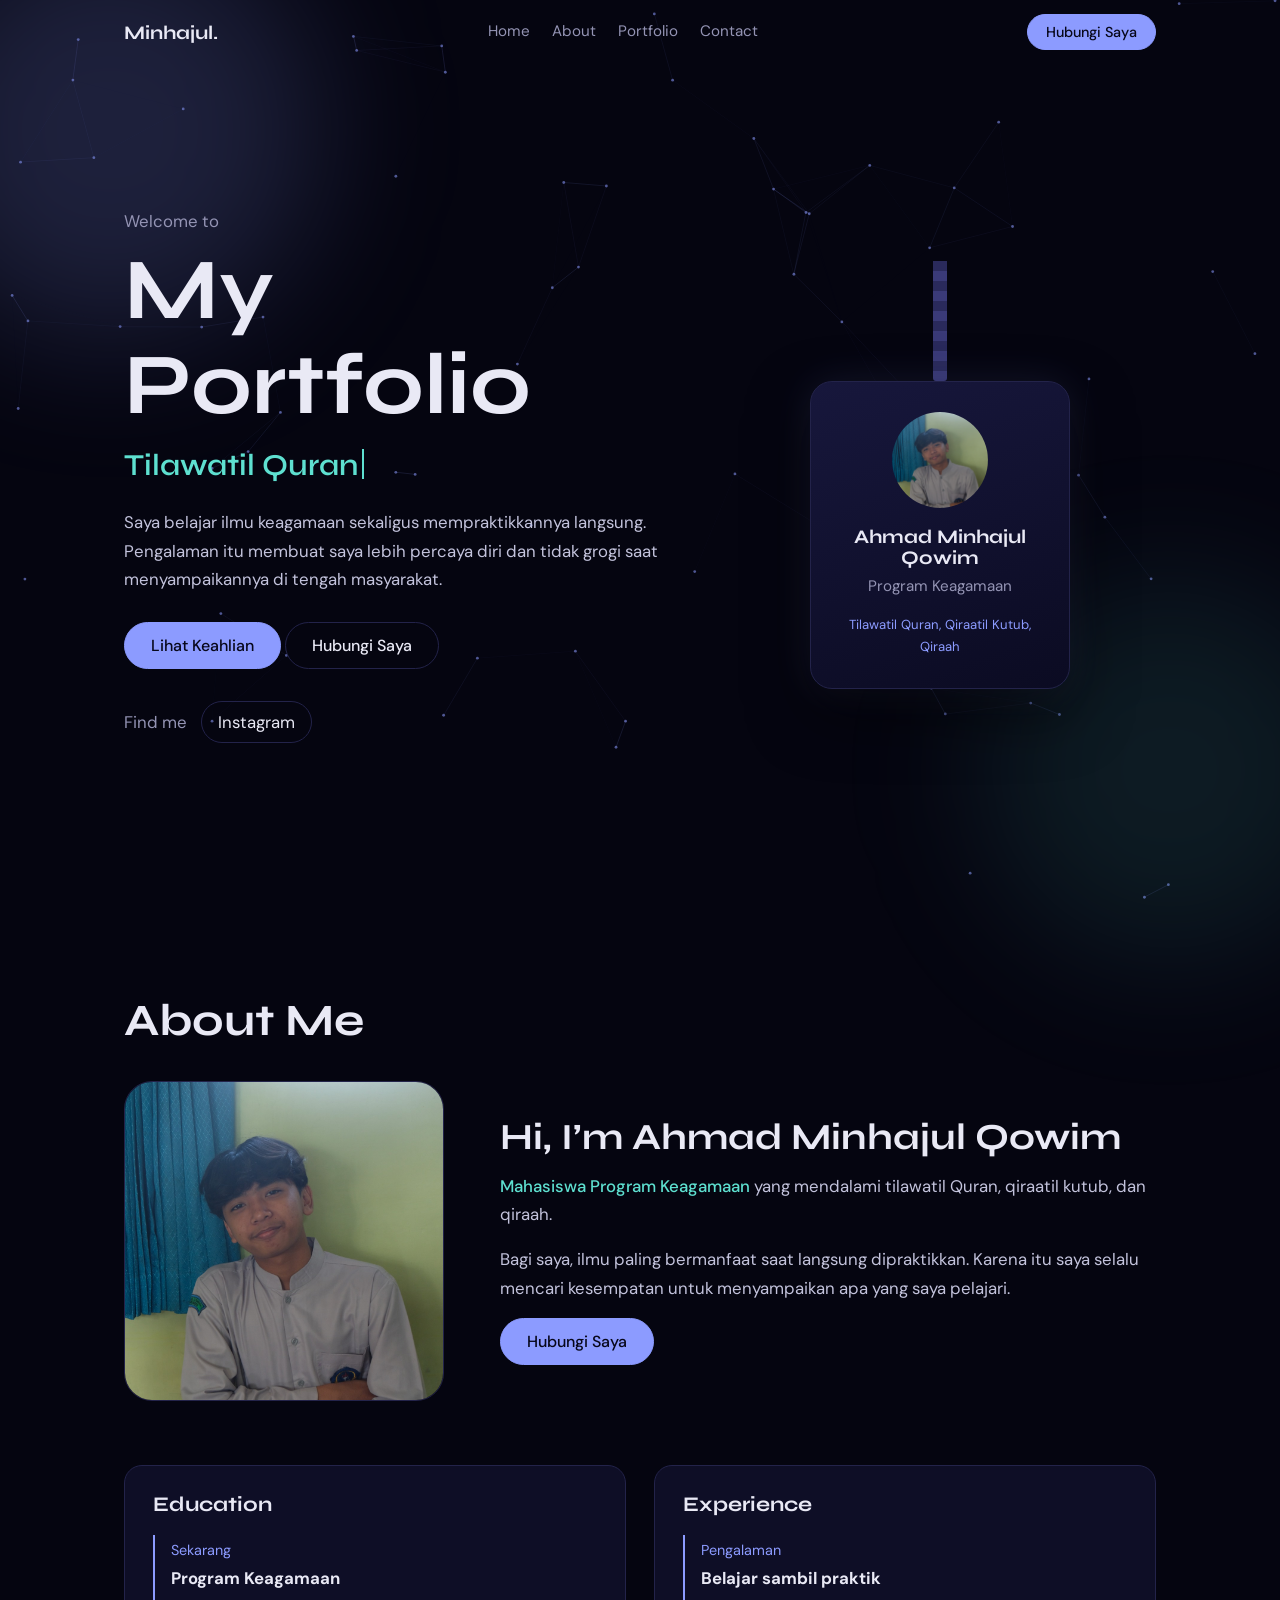
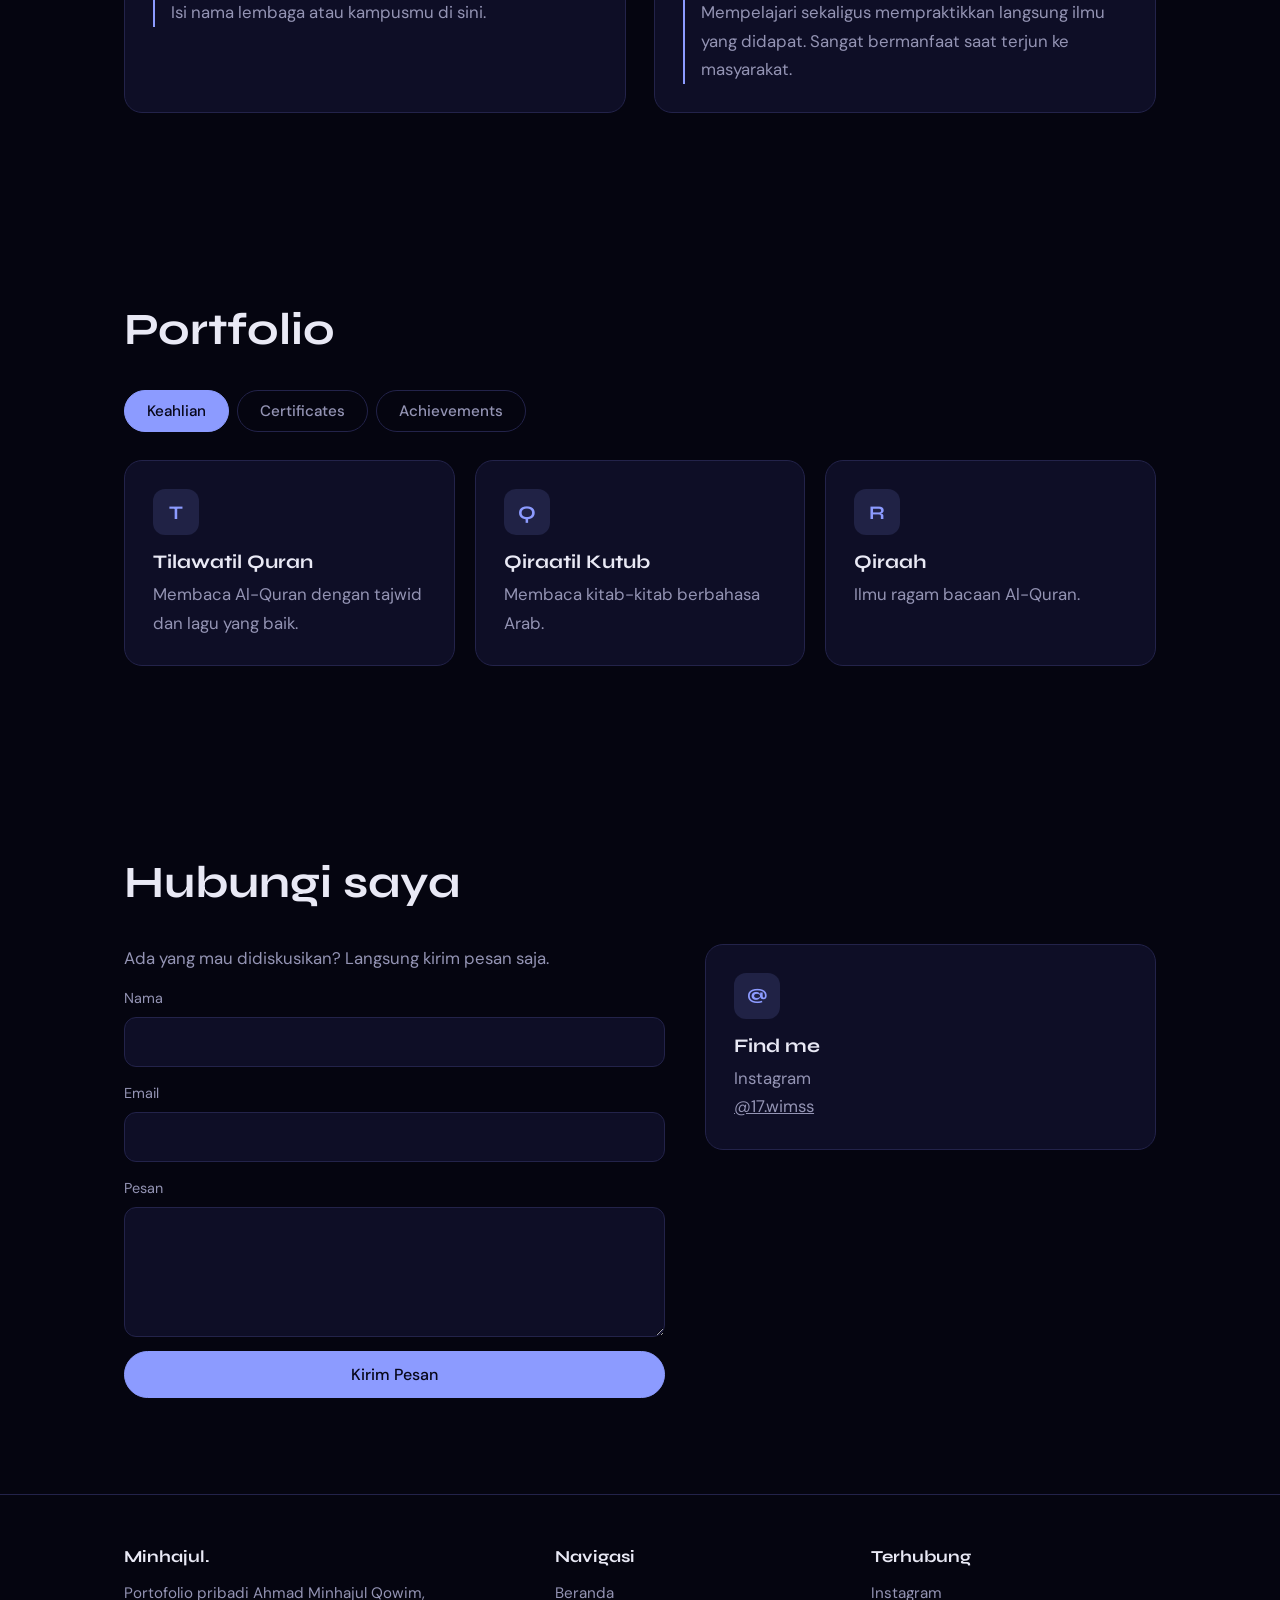
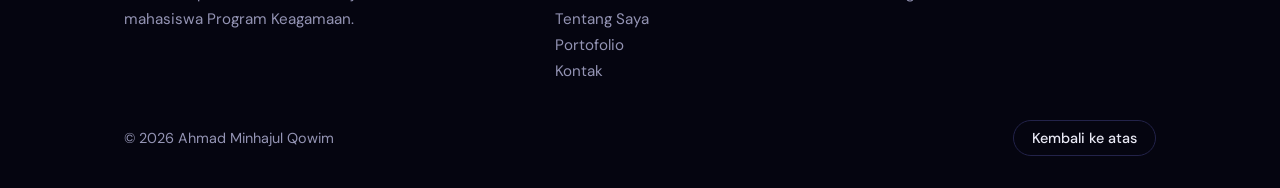
<file: index.html>
<!DOCTYPE html>
<html lang="id">
<head>
  <meta charset="utf-8">
  <meta name="viewport" content="width=device-width, initial-scale=1, viewport-fit=cover">
  <meta name="theme-color" content="#050510">
  <meta name="description" content="Portofolio Ahmad Minhajul Qowim, mahasiswa Program Keagamaan.">
  <title>Ahmad Minhajul Qowim | Portofolio</title>
  <link rel="preconnect" href="https://fonts.googleapis.com">
  <link href="https://fonts.googleapis.com/css2?family=Syne:wght@600;700&family=DM+Sans:wght@400;500&display=swap" rel="stylesheet">
  <link rel="stylesheet" href="assets/style.css">
</head>
<body>
  <canvas id="bg" aria-hidden="true"></canvas>
  <div class="orb o1"></div>
  <div class="orb o2"></div>
  <span class="meteor" style="left:70%;animation-delay:0s"></span>
  <span class="meteor" style="left:90%;animation-delay:2.5s"></span>
  <span class="meteor" style="left:50%;animation-delay:4.5s"></span>

  <header class="nav" id="nav">
    <div class="wrap bar">
      <a class="brand" href="#Home">Minhajul.</a>
      <nav class="links">
        <a href="#Home">Home</a>
        <a href="#About">About</a>
        <a href="#Portfolio">Portfolio</a>
        <a href="#Contact">Contact</a>
      </nav>
      <a class="btn sm" href="#Contact">Hubungi Saya</a>
    </div>
  </header>

  <main>
    <section id="Home" class="hero">
      <div class="wrap hgrid">
        <div>
          <p class="kick">Welcome to</p>
          <h1>My Portfolio</h1>
          <p class="typed"><span id="typed">Tilawatil Quran</span><i class="caret"></i></p>
          <p class="lead">Saya belajar ilmu keagamaan sekaligus mempraktikkannya langsung. Pengalaman itu membuat saya lebih percaya diri dan tidak grogi saat menyampaikannya di tengah masyarakat.</p>
          <a class="btn" href="#Portfolio">Lihat Keahlian</a>
          <a class="btn gh" href="#Contact">Hubungi Saya</a>
          <div class="find">
            <span>Find me</span>
            <a href="https://www.instagram.com/17.wimss/" rel="noopener">Instagram</a>
          </div>
        </div>
        <div class="cardwrap">
          <div class="lanyard">
            <div class="strap"></div>
            <div class="idcard" id="idcard">
              <img class="av" src="images/profile.jpeg" alt="Foto Ahmad Minhajul Qowim" style="object-fit:cover">
              <h3>Ahmad Minhajul Qowim</h3>
              <p>Program Keagamaan</p>
              <small>Tilawatil Quran, Qiraatil Kutub, Qiraah</small>
            </div>
          </div>
        </div>
      </div>
    </section>

    <section id="About">
      <div class="wrap">
        <h2 class="t rev">About Me</h2>
        <div class="about rev">
          <img class="photo" src="images/profile.jpeg" alt="Foto Ahmad Minhajul Qowim" style="object-fit:cover">
          <div>
            <h3>Hi, I’m Ahmad Minhajul Qowim</h3>
            <p><span class="role">Mahasiswa Program Keagamaan</span> yang mendalami tilawatil Quran, qiraatil kutub, dan qiraah.</p>
            <p>Bagi saya, ilmu paling bermanfaat saat langsung dipraktikkan. Karena itu saya selalu mencari kesempatan untuk menyampaikan apa yang saya pelajari.</p>
            <a class="btn" href="#Contact">Hubungi Saya</a>
          </div>
        </div>
        <div class="edu rev">
          <div class="col">
            <h3>Education</h3>
            <div class="item">
              <span>Sekarang</span>
              <b>Program Keagamaan</b>
              <p>Isi nama lembaga atau kampusmu di sini.</p>
            </div>
          </div>
          <div class="col">
            <h3>Experience</h3>
            <div class="item">
              <span>Pengalaman</span>
              <b>Belajar sambil praktik</b>
              <p>Mempelajari sekaligus mempraktikkan langsung ilmu yang didapat. Sangat bermanfaat saat terjun ke masyarakat.</p>
            </div>
          </div>
        </div>
      </div>
    </section>

    <section id="Portfolio">
      <div class="wrap">
        <h2 class="t rev">Portfolio</h2>
        <div class="tabs rev" role="tablist">
          <button class="tab" role="tab" aria-selected="true" data-t="p1">Keahlian</button>
          <button class="tab" role="tab" aria-selected="false" data-t="p2">Certificates</button>
          <button class="tab" role="tab" aria-selected="false" data-t="p3">Achievements</button>
        </div>
        <div class="panel grid rev" id="p1">
          <div class="card">
            <i>T</i>
            <h3>Tilawatil Quran</h3>
            <p>Membaca Al-Quran dengan tajwid dan lagu yang baik.</p>
          </div>
          <div class="card">
            <i>Q</i>
            <h3>Qiraatil Kutub</h3>
            <p>Membaca kitab-kitab berbahasa Arab.</p>
          </div>
          <div class="card">
            <i>R</i>
            <h3>Qiraah</h3>
            <p>Ilmu ragam bacaan Al-Quran.</p>
          </div>
        </div>
        <div class="panel empty" id="p2" hidden>Belum ada sertifikat. Tambahkan sertifikatmu di bagian ini.</div>
        <div class="panel empty" id="p3" hidden>Belum ada prestasi. Tambahkan lomba atau penghargaan yang pernah kamu raih.</div>
      </div>
    </section>

    <section id="Contact">
      <div class="wrap">
        <h2 class="t rev">Hubungi saya</h2>
        <div class="cgrid rev">
          <form id="f">
            <p style="margin:0;color:var(--mu)">Ada yang mau didiskusikan? Langsung kirim pesan saja.</p>
            <label>Nama<input id="n" required autocomplete="name"></label>
            <label>Email<input id="e" type="email" required autocomplete="email"></label>
            <label>Pesan<textarea id="m" required></textarea></label>
            <button class="btn" type="submit">Kirim Pesan</button>
          </form>
          <div class="card" style="align-self:start">
            <i>@</i>
            <h3>Find me</h3>
            <p>Instagram</p>
            <p><a href="https://www.instagram.com/17.wimss/" rel="noopener">@17.wimss</a></p>
          </div>
        </div>
      </div>
    </section>
  </main>

  <footer>
    <div class="wrap">
      <div class="fg">
        <div>
          <h4>Minhajul.</h4>
          <p>Portofolio pribadi Ahmad Minhajul Qowim, mahasiswa Program Keagamaan.</p>
        </div>
        <div>
          <h4>Navigasi</h4>
          <a href="#Home">Beranda</a>
          <a href="#About">Tentang Saya</a>
          <a href="#Portfolio">Portofolio</a>
          <a href="#Contact">Kontak</a>
        </div>
        <div>
          <h4>Terhubung</h4>
          <a href="https://www.instagram.com/17.wimss/" rel="noopener">Instagram</a>
        </div>
      </div>
      <div class="copy">
        <span>© 2026 Ahmad Minhajul Qowim</span>
        <a class="btn gh sm" href="#Home">Kembali ke atas</a>
      </div>
    </div>
  </footer>

  <script src="assets/script.js"></script>
</body>
</html>
</file>
<file: assets/style.css>
:root {
  --bg: #050510;
  --sf: #0e0e26;
  --line: #23234a;
  --tx: #e9e9f5;
  --mu: #9494b4;
  --ac: #8c9bff;
  --ac2: #5ee0d0;
  color-scheme: dark;
  box-sizing: border-box;
  padding-top: env(safe-area-inset-top, 0px);
  padding-bottom: env(safe-area-inset-bottom, 0px);
}

*, *::before, *::after {
  box-sizing: inherit;
}

html {
  scroll-behavior: smooth;
  scroll-padding-top: 70px;
  background: var(--bg);
}

body {
  margin: 0;
  background: var(--bg);
  color: var(--tx);
  font: 400 1.05rem/1.7 "DM Sans", system-ui, sans-serif;
  overflow-x: hidden;
}

h1, h2, h3 {
  font-family: Syne, "Segoe UI", sans-serif;
  line-height: 1.1;
  margin: 0;
}

a {
  color: inherit;
}

:focus-visible {
  outline: 2px solid var(--ac);
  outline-offset: 3px;
}

.wrap {
  max-width: 1080px;
  margin: 0 auto;
  padding: 0 24px;
  position: relative;
  z-index: 2;
}

#bg {
  position: fixed;
  inset: 0;
  z-index: 0;
  pointer-events: none;
}

.orb {
  position: fixed;
  border-radius: 50%;
  filter: blur(70px);
  pointer-events: none;
  z-index: 0;
  animation: float 14s ease-in-out infinite alternate;
}

.o1 {
  width: 420px;
  height: 420px;
  background: rgba(140, 155, 255, .18);
  top: -80px;
  left: -100px;
}

.o2 {
  width: 380px;
  height: 380px;
  background: rgba(94, 224, 208, .10);
  bottom: -60px;
  right: -80px;
  animation-delay: -6s;
}

@keyframes float {
  to {
    transform: translate(50px, 40px) scale(1.12);
  }
}

.meteor {
  position: fixed;
  top: -5%;
  width: 2px;
  height: 90px;
  background: linear-gradient(to bottom, rgba(140, 155, 255, .8), transparent);
  transform: rotate(35deg);
  opacity: 0;
  z-index: 0;
  pointer-events: none;
  animation: fall 7s linear infinite;
}

@keyframes fall {
  0% {
    opacity: 0;
    transform: translate(0, 0) rotate(35deg);
  }
  8% {
    opacity: 1;
  }
  30% {
    opacity: 0;
    transform: translate(-420px, 520px) rotate(35deg);
  }
  100% {
    opacity: 0;
  }
}

.nav {
  position: fixed;
  top: 0;
  left: 0;
  right: 0;
  z-index: 10;
  padding-top: env(safe-area-inset-top, 0px);
  transition: background .3s, border-color .3s;
  border-bottom: 1px solid transparent;
}

.nav.on {
  background: rgba(5, 5, 16, .82);
  backdrop-filter: blur(10px);
  border-color: var(--line);
}

.bar {
  display: flex;
  align-items: center;
  justify-content: space-between;
  height: 64px;
  gap: 16px;
}

.brand {
  font: 700 1.2rem Syne, sans-serif;
  text-decoration: none;
}

.links {
  display: flex;
  gap: 22px;
  font-size: .95rem;
}

.links a {
  text-decoration: none;
  color: var(--mu);
  transition: color .2s;
}

.links a:hover {
  color: var(--tx);
}

.btn {
  display: inline-block;
  padding: 12px 26px;
  border-radius: 999px;
  background: var(--ac);
  color: #07071a;
  font-weight: 500;
  text-decoration: none;
  border: 1px solid var(--ac);
  cursor: pointer;
  font: 500 1rem "DM Sans", sans-serif;
  transition: transform .2s, box-shadow .2s;
}

.btn:hover {
  transform: translateY(-2px);
  box-shadow: 0 8px 26px rgba(140, 155, 255, .4);
}

.btn.gh {
  background: none;
  color: var(--tx);
  border-color: var(--line);
}

.btn.sm {
  padding: 8px 18px;
  font-size: .9rem;
}

section {
  position: relative;
  z-index: 2;
  padding: 96px 0;
}

h2.t {
  font-size: clamp(1.9rem, 4.5vw, 2.8rem);
  margin-bottom: 36px;
}

.hero {
  min-height: 100vh;
  display: flex;
  align-items: center;
  padding: 110px 0 60px;
}

.hgrid {
  display: grid;
  grid-template-columns: 1.3fr 1fr;
  gap: 40px;
  align-items: center;
}

.kick {
  color: var(--mu);
  margin: 0 0 8px;
}

.hero h1 {
  font-size: clamp(2.8rem, 8vw, 5.4rem);
}

.typed {
  font: 600 clamp(1.3rem, 3vw, 1.9rem) Syne, sans-serif;
  color: var(--ac2);
  margin: 14px 0 18px;
  min-height: 1.4em;
}

.caret {
  display: inline-block;
  width: 2px;
  height: 1em;
  background: var(--ac2);
  margin-left: 3px;
  vertical-align: -.12em;
  animation: blink 1s steps(1) infinite;
}

@keyframes blink {
  50% {
    opacity: 0;
  }
}

.lead {
  color: #c3c3dc;
  max-width: 52ch;
  margin: 0 0 28px;
}

.find {
  display: flex;
  align-items: center;
  gap: 14px;
  margin-top: 32px;
  color: var(--mu);
}

.find a {
  padding: 6px 16px;
  border: 1px solid var(--line);
  border-radius: 999px;
  text-decoration: none;
  color: var(--tx);
  transition: border-color .2s;
}

.find a:hover {
  border-color: var(--ac);
}

.cardwrap {
  display: flex;
  justify-content: center;
  perspective: 900px;
}

.lanyard {
  transform-origin: 50% 0;
  animation: swing 5s ease-in-out infinite alternate;
  display: flex;
  flex-direction: column;
  align-items: center;
}

@keyframes swing {
  from {
    transform: rotate(-3deg);
  }
  to {
    transform: rotate(3deg);
  }
}

.strap {
  width: 14px;
  height: 120px;
  background: repeating-linear-gradient(180deg, #2a2a5c 0 10px, #3a3a78 10px 20px);
  border-radius: 0 0 3px 3px;
}

.idcard {
  width: 260px;
  padding: 30px 24px;
  text-align: center;
  border-radius: 22px;
  background: linear-gradient(160deg, #17173c, #0b0b22);
  border: 1px solid var(--line);
  box-shadow: 0 24px 60px rgba(0, 0, 0, .5), 0 0 40px rgba(140, 155, 255, .12);
  transition: transform .15s;
  transform-style: preserve-3d;
}

.av {
  width: 96px;
  height: 96px;
  margin: 0 auto 18px;
  border-radius: 50%;
  display: grid;
  place-items: center;
  font: 700 2rem Syne, sans-serif;
  background: linear-gradient(135deg, var(--ac), var(--ac2));
  color: #07071a;
}

.idcard h3 {
  font-size: 1.2rem;
  margin-bottom: 6px;
}

.idcard p {
  margin: 0;
  color: var(--mu);
  font-size: .95rem;
}

.idcard small {
  display: block;
  margin-top: 14px;
  color: var(--ac);
  font-size: .82rem;
}

.about {
  display: grid;
  grid-template-columns: 320px minmax(0, 1fr);
  gap: 56px;
  align-items: center;
}

.about .photo {
  display: block;
  width: 100%;
  max-width: 320px;
  height: auto;
  aspect-ratio: 1 / 1;
  object-fit: cover;
  border-radius: 28px;
  border: 1px solid var(--line);
  background: linear-gradient(135deg, rgba(140, 155, 255, .25), rgba(94, 224, 208, .15));
}

.about h3 {
  font-size: clamp(1.6rem, 3.5vw, 2.3rem);
  margin-bottom: 14px;
}

.about p {
  color: #c3c3dc;
  max-width: 58ch;
  margin: 0 0 16px;
}

.about .role {
  color: var(--ac2);
  font-weight: 500;
}

.edu {
  display: grid;
  grid-template-columns: 1fr 1fr;
  gap: 28px;
  margin-top: 64px;
}

.col {
  background: var(--sf);
  border: 1px solid var(--line);
  border-radius: 18px;
  padding: 28px;
}

.col h3 {
  font-size: 1.3rem;
  margin-bottom: 18px;
}

.item {
  border-left: 2px solid var(--ac);
  padding-left: 16px;
}

.item b {
  display: block;
}

.item span {
  color: var(--ac);
  font-size: .9rem;
}

.item p {
  margin: 6px 0 0;
  color: var(--mu);
}

.tabs {
  display: flex;
  gap: 8px;
  flex-wrap: wrap;
  margin-bottom: 28px;
}

.tab {
  padding: 10px 22px;
  border-radius: 999px;
  border: 1px solid var(--line);
  background: none;
  color: var(--mu);
  font: 500 .95rem "DM Sans", sans-serif;
  cursor: pointer;
  transition: all .2s;
}

.tab[aria-selected=true] {
  background: var(--ac);
  border-color: var(--ac);
  color: #07071a;
}

.panel[hidden] {
  display: none;
}

.grid {
  display: grid;
  grid-template-columns: repeat(auto-fit, minmax(240px, 1fr));
  gap: 20px;
}

.card {
  background: var(--sf);
  border: 1px solid var(--line);
  border-radius: 18px;
  padding: 28px;
  transition: transform .25s, border-color .25s, box-shadow .25s;
}

.card:hover {
  transform: translateY(-6px);
  border-color: var(--ac);
  box-shadow: 0 14px 34px rgba(140, 155, 255, .16);
}

.card i {
  display: grid;
  place-items: center;
  width: 46px;
  height: 46px;
  border-radius: 12px;
  background: rgba(140, 155, 255, .14);
  color: var(--ac);
  font: 700 1.2rem Syne, sans-serif;
  font-style: normal;
  margin-bottom: 16px;
}

.card h3 {
  font-size: 1.2rem;
  margin-bottom: 8px;
}

.card p {
  margin: 0;
  color: var(--mu);
}

.empty {
  color: var(--mu);
  border: 1px dashed var(--line);
  border-radius: 18px;
  padding: 36px;
  text-align: center;
}

.cgrid {
  display: grid;
  grid-template-columns: 1.2fr 1fr;
  gap: 40px;
}

form {
  display: grid;
  gap: 14px;
}

label {
  display: grid;
  gap: 6px;
  font-size: .9rem;
  color: var(--mu);
}

input, textarea {
  width: 100%;
  padding: 12px 14px;
  border-radius: 12px;
  border: 1px solid var(--line);
  background: var(--sf);
  color: var(--tx);
  font: inherit;
}

input:focus, textarea:focus {
  outline: none;
  border-color: var(--ac);
}

textarea {
  min-height: 130px;
  resize: vertical;
}

.rev {
  opacity: 0;
  transform: translateY(26px);
  transition: opacity .7s, transform .7s;
}

.rev.in {
  opacity: 1;
  transform: none;
}

footer {
  position: relative;
  z-index: 2;
  border-top: 1px solid var(--line);
  padding: 48px 0 32px;
}

.fg {
  display: grid;
  grid-template-columns: 1.4fr 1fr 1fr;
  gap: 32px;
}

.fg p {
  color: var(--mu);
  margin: 8px 0 0;
  max-width: 38ch;
  font-size: .95rem;
}

.fg h4 {
  margin: 0 0 10px;
  font-family: Syne, sans-serif;
}

.fg a {
  display: block;
  color: var(--mu);
  text-decoration: none;
  font-size: .95rem;
}

.fg a:hover {
  color: var(--tx);
}

.copy {
  display: flex;
  justify-content: space-between;
  align-items: center;
  margin-top: 36px;
  color: var(--mu);
  font-size: .9rem;
}

@media (max-width: 820px) {
  .hgrid, .about, .edu, .cgrid, .fg {
    grid-template-columns: 1fr;
  }
  .links {
    display: none;
  }
  .about .photo {
    max-width: 240px;
  }
  .hero {
    min-height: auto;
  }
  .idcard {
    width: 230px;
  }
}

@media (prefers-reduced-motion: reduce) {
  html {
    scroll-behavior: auto;
  }
  *, *::before {
    animation: none !important;
    transition: none !important;
  }
  .rev {
    opacity: 1;
    transform: none;
  }
}
</file>
